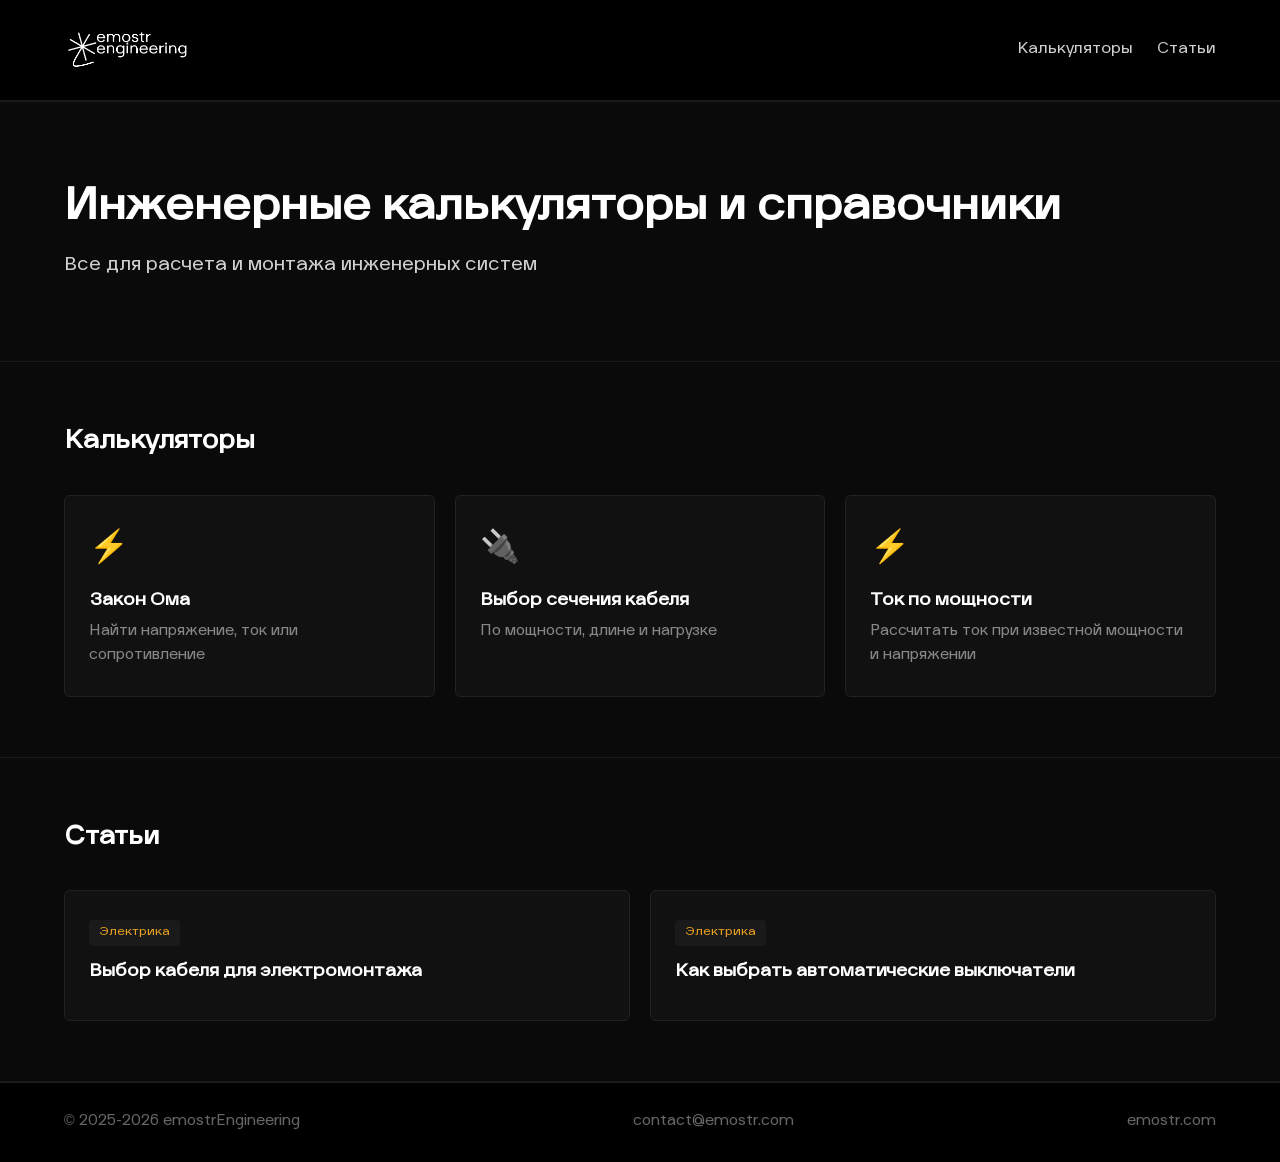
<file: index.html>
<!DOCTYPE html>
<html lang="ru">

<head>
    <meta charset="UTF-8">
    <meta name="viewport" content="width=device-width, initial-scale=1.0">
    <title>emostrEngineering - Инженерные системы</title>
    <meta name="description" content="Все что нужно для расчета и монтажа инженерных систем">
    <link rel="stylesheet" href="css/style.css">
</head>

<body>

    <header>
        <div class="container header-inner">
            <a href="/" class="logo">
                <img src="assets/pics/logo.png" height="60" alt="emostrEngineering">
            </a>
            <nav>
                <a href="/calc/" class="nav-link">Калькуляторы</a>
                <a href="/articles/" class="nav-link">Статьи</a>
            </nav>
        </div>
    </header>

    <main>

        <section class="hero">
            <div class="container">
                <h1>Инженерные калькуляторы и справочники</h1>
                <p>Все для расчета и монтажа инженерных систем</p>
            </div>
        </section>

        <section class="section section-divider">
            <div class="container">
                <h2 class="section-title">Калькуляторы</h2>
                <div class="cards-grid cards-grid--3">

                    <a href="/calc/resistance/" class="card">
                        <div class="card-icon">&#9889;</div>
                        <div class="card-name">Закон Ома</div>
                        <div class="card-desc">Найти напряжение, ток или сопротивление</div>
                    </a>

                    <a href="/calc/cable/" class="card">
                        <div class="card-icon">&#128268;</div>
                        <div class="card-name">Выбор сечения кабеля</div>
                        <div class="card-desc">По мощности, длине и нагрузке</div>
                    </a>

                    <a href="/calc/current/" class="card">
                        <div class="card-icon">&#9889;</div>
                        <div class="card-name">Ток по мощности</div>
                        <div class="card-desc">Рассчитать ток при известной мощности и напряжении</div>
                    </a>

                </div>
            </div>
        </section>

        <section class="section section-divider">
            <div class="container">
                <h2 class="section-title">Статьи</h2>
                <div class="cards-grid cards-grid--2">

                    <a href="/articles/cable-types" class="card">
                        <span class="card-tag">Электрика</span>
                        <div class="card-name">Выбор кабеля для электромонтажа</div>
                    </a>

                    <a href="/articles/avtomat/" class="card">
                        <span class="card-tag">Электрика</span>
                        <div class="card-name">Как выбрать автоматические выключатели</div>
                    </a>

                </div>
            </div>
        </section>

    </main>

    <footer>
        <div class="container footer-inner">
            <span class="footer-copy">&copy; 2025&ndash;2026 emostrEngineering</span>
            <a href="mailto:contact@emostr.com" class="footer-link">contact@emostr.com</a>
            <a href="https://emostr.com" class="footer-link" target="_blank" rel="noopener">emostr.com</a>
        </div>
    </footer>

</body>

</html>
</file>
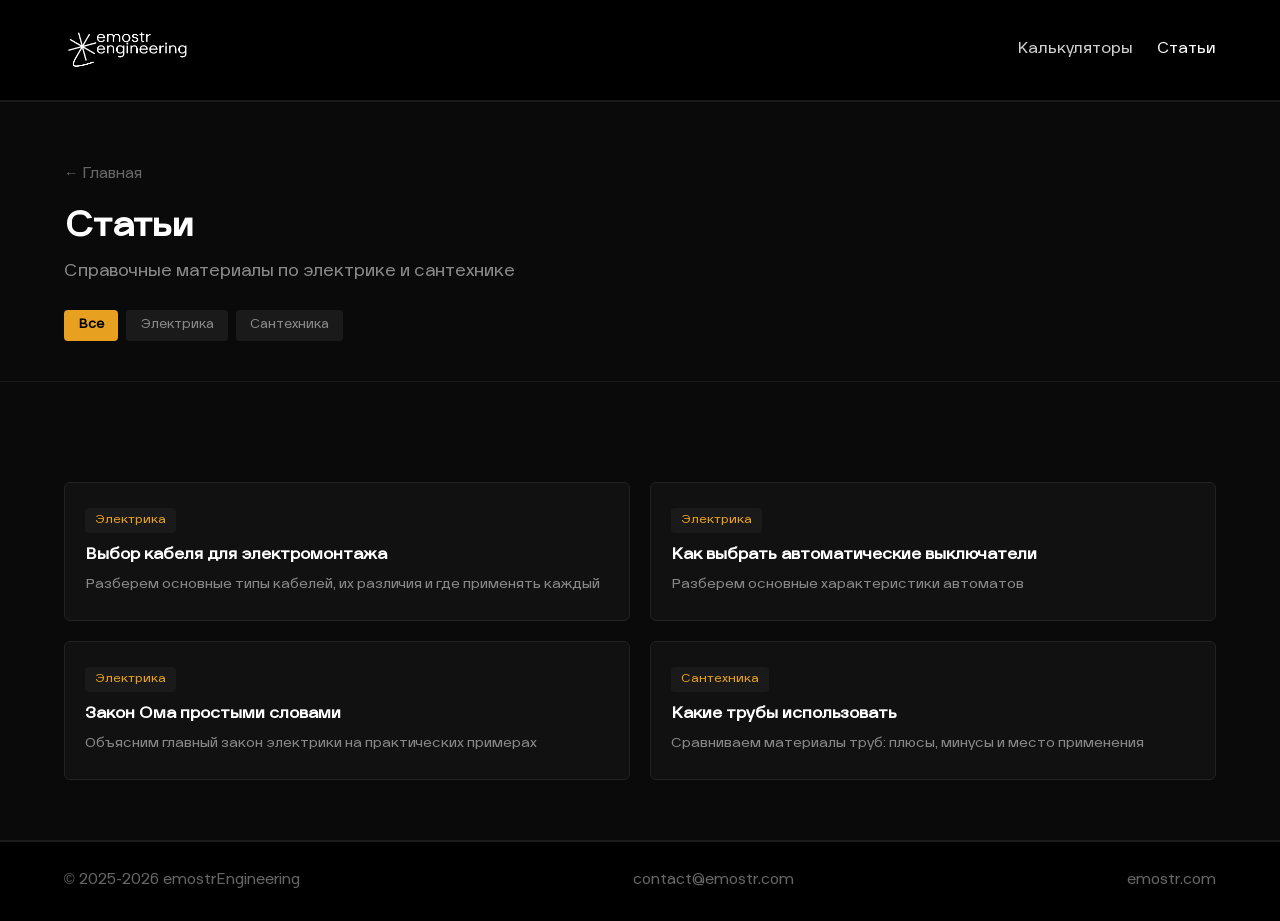
<file: articles/index.html>
<!DOCTYPE html>
<html lang="ru">

<head>
    <meta charset="UTF-8">
    <meta name="viewport" content="width=device-width, initial-scale=1.0">
    <title>Статьи - emostrEngineering</title>
    <meta name="description" content="Cправочные материалы по электрике и сантехнике">
    <link rel="stylesheet" href="../css/style.css">
</head>

<body>

    <header>
        <div class="container header-inner">
            <a href="/" class="logo">
                <img src="../assets/pics/logo.png" height="60" alt="emostrEngineering">
            </a>
            <nav>
                <a href="/calc/" class="nav-link">Калькуляторы</a>
                <a href="/articles/" class="nav-link nav-link--active">Статьи</a>
            </nav>
        </div>
    </header>

    <input type="radio" name="filter" id="f-all" checked>
    <input type="radio" name="filter" id="f-elec">
    <input type="radio" name="filter" id="f-plumb">

    <main>

        <section class="hero hero--inner">
            <div class="container">
                <a href="/" class="breadcrumb">&larr; Главная</a>
                <h1>Статьи</h1>
                <p>Cправочные материалы по электрике и сантехнике</p>
                <div class="tags-filter">
                    <label for="f-all" class="tag-filter">Все</label>
                    <label for="f-elec" class="tag-filter">Электрика</label>
                    <label for="f-plumb" class="tag-filter">Сантехника</label>
                </div>
            </div>
        </section>

        <section class="section section-divider">
            <div class="container">
                <div class="articles-grid">

                    <article class="cat-elec">
                        <a href="/articles/cable-types/" class="card card--article">
                            <span class="card-tag">Электрика</span>
                            <h2 class="article-title">Выбор кабеля для электромонтажа</h2>
                            <p class="article-desc">Разберем основные типы кабелей, их различия и где применять каждый
                            </p>
                        </a>
                    </article>

                    <article class="cat-elec">
                        <a href="/articles/avtomat/" class="card card--article">
                            <span class="card-tag">Электрика</span>
                            <h2 class="article-title">Как выбрать автоматические выключатели</h2>
                            <p class="article-desc">Разберем основные характеристики автоматов</p>
                        </a>
                    </article>

                    <article class="cat-elec">
                        <a href="/articles/zakon_oma/" class="card card--article">
                            <span class="card-tag">Электрика</span>
                            <h2 class="article-title">Закон Ома простыми словами</h2>
                            <p class="article-desc">Объясним главный закон электрики на практических примерах</p>
                        </a>
                    </article>

                    <article class="cat-plumb">
                        <a href="/articles/vybor_trub/" class="card card--article">
                            <span class="card-tag">Сантехника</span>
                            <h2 class="article-title">Какие трубы использовать</h2>
                            <p class="article-desc">Сравниваем материалы труб: плюсы, минусы и место применения</p>
                        </a>
                    </article>

                </div>
            </div>
        </section>

    </main>

    <footer>
        <div class="container footer-inner">
            <span class="footer-copy">&copy; 2025&ndash;2026 emostrEngineering</span>
            <a href="mailto:contact@emostr.com" class="footer-link">contact@emostr.com</a>
            <a href="https://emostr.com" class="footer-link" target="_blank" rel="noopener">emostr.com</a>
        </div>
    </footer>

</body>

</html>
</file>
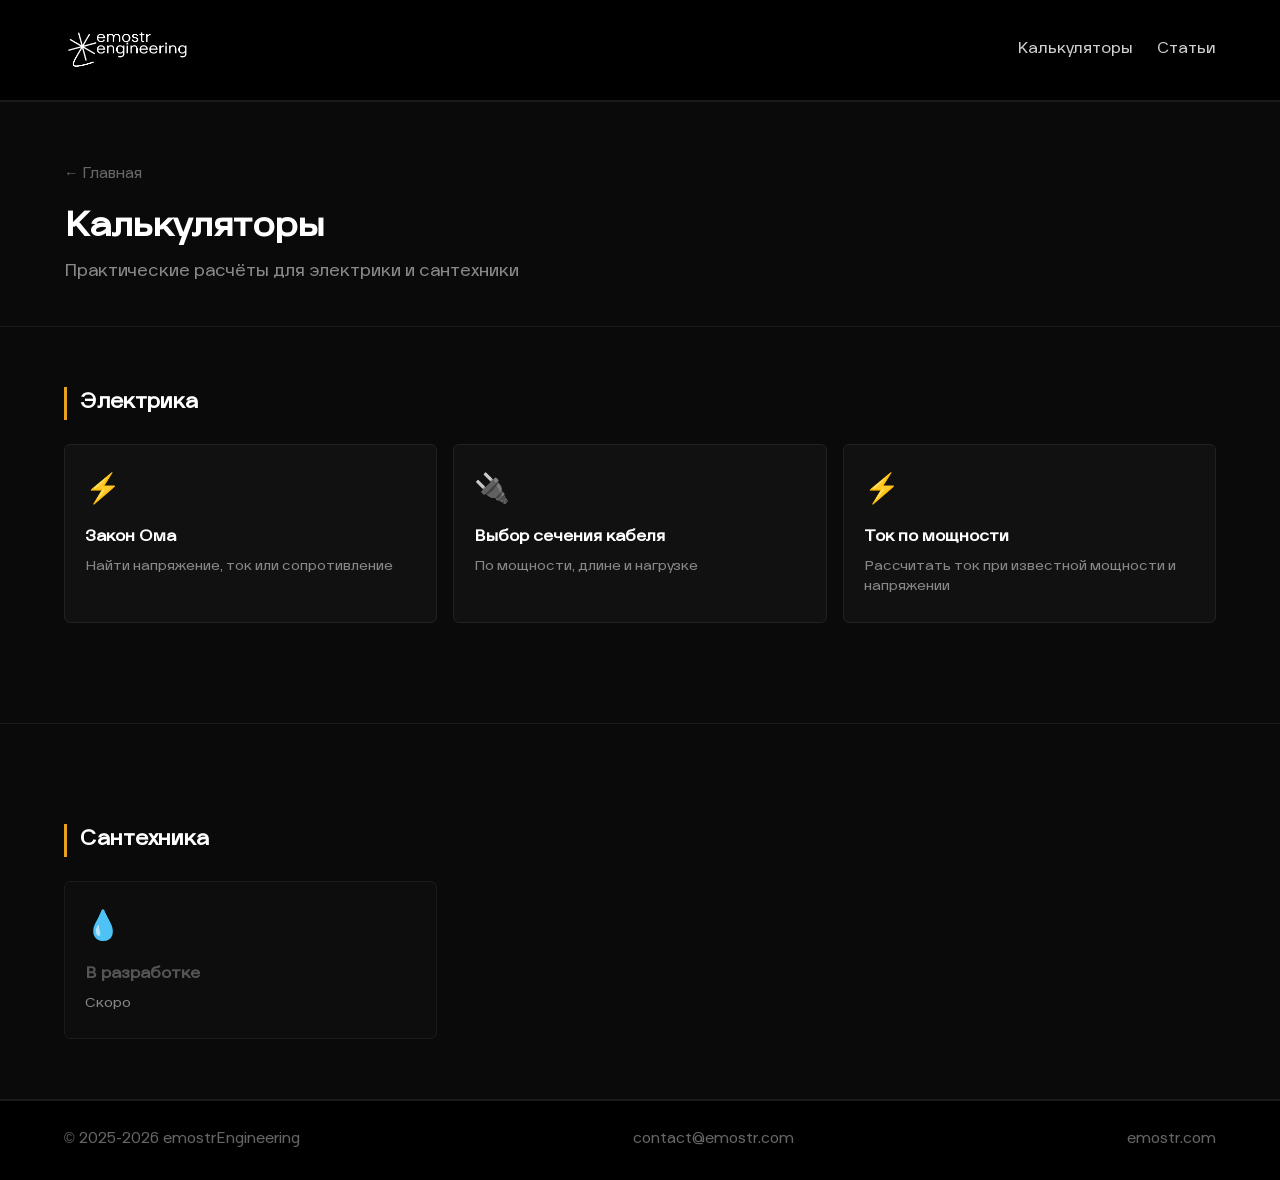
<file: calc/index.html>
<!DOCTYPE html>
<html lang="ru">

<head>
    <meta charset="UTF-8">
    <meta name="viewport" content="width=device-width, initial-scale=1.0">
    <title>Калькуляторы - emostrEngineering</title>
    <meta name="description" content="Инженерные калькуляторы для электрики и сантехники">
    <link rel="stylesheet" href="../css/style.css">
</head>

<body>

    <header>
        <div class="container header-inner">
            <a href="/" class="logo">
                <img src="../assets/pics/logo.png" height="60" alt="emostrEngineering">
            </a>
            <nav>
                <a href="/calc/" class="nav-link">Калькуляторы</a>
                <a href="/articles/" class="nav-link">Статьи</a>
            </nav>
        </div>
    </header>

    <main>

        <section class="hero hero--inner">
            <div class="container">
                <a href="/" class="breadcrumb">&larr; Главная</a>
                <h1>Калькуляторы</h1>
                <p>Практические расчёты для электрики и сантехники</p>
            </div>
        </section>

        <section class="section section-divider">
            <div class="container">
                <h2 class="section-title section-title--accent">Электрика</h2>
                <div class="cards-grid cards-grid--calc">

                    <a href="/calc/resistance/" class="card card--calc">
                        <span class="card-icon card-icon--sm">&#9889;</span>
                        <div class="card-name">Закон Ома</div>
                        <div class="card-desc">Найти напряжение, ток или сопротивление</div>
                    </a>

                    <a href="/calc/cable/" class="card card--calc">
                        <span class="card-icon card-icon--sm">&#128268;</span>
                        <div class="card-name">Выбор сечения кабеля</div>
                        <div class="card-desc">По мощности, длине и нагрузке</div>
                    </a>

                    <a href="/calc/current/" class="card card--calc">
                        <span class="card-icon card-icon--sm">&#9889;</span>
                        <div class="card-name">Ток по мощности</div>
                        <div class="card-desc">Рассчитать ток при известной мощности и напряжении</div>
                    </a>

                </div>
            </div>
        </section>

        <hr class="section-hr">

        <section class="section">
            <div class="container">
                <h2 class="section-title section-title--accent">Сантехника</h2>
                <div class="cards-grid cards-grid--calc">

                    <div class="card card--calc card--stub">
                        <span class="card-icon card-icon--sm">&#128167;</span>
                        <div class="card-name card-name--stub">В разработке</div>
                        <div class="card-desc">Скоро</div>
                    </div>

                </div>
            </div>
        </section>

    </main>

    <footer>
        <div class="container footer-inner">
            <span class="footer-copy">&copy; 2025&ndash;2026 emostrEngineering</span>
            <a href="mailto:contact@emostr.com" class="footer-link">contact@emostr.com</a>
            <a href="https://emostr.com" class="footer-link" target="_blank" rel="noopener">emostr.com</a>
        </div>
    </footer>

</body>

</html>
</file>
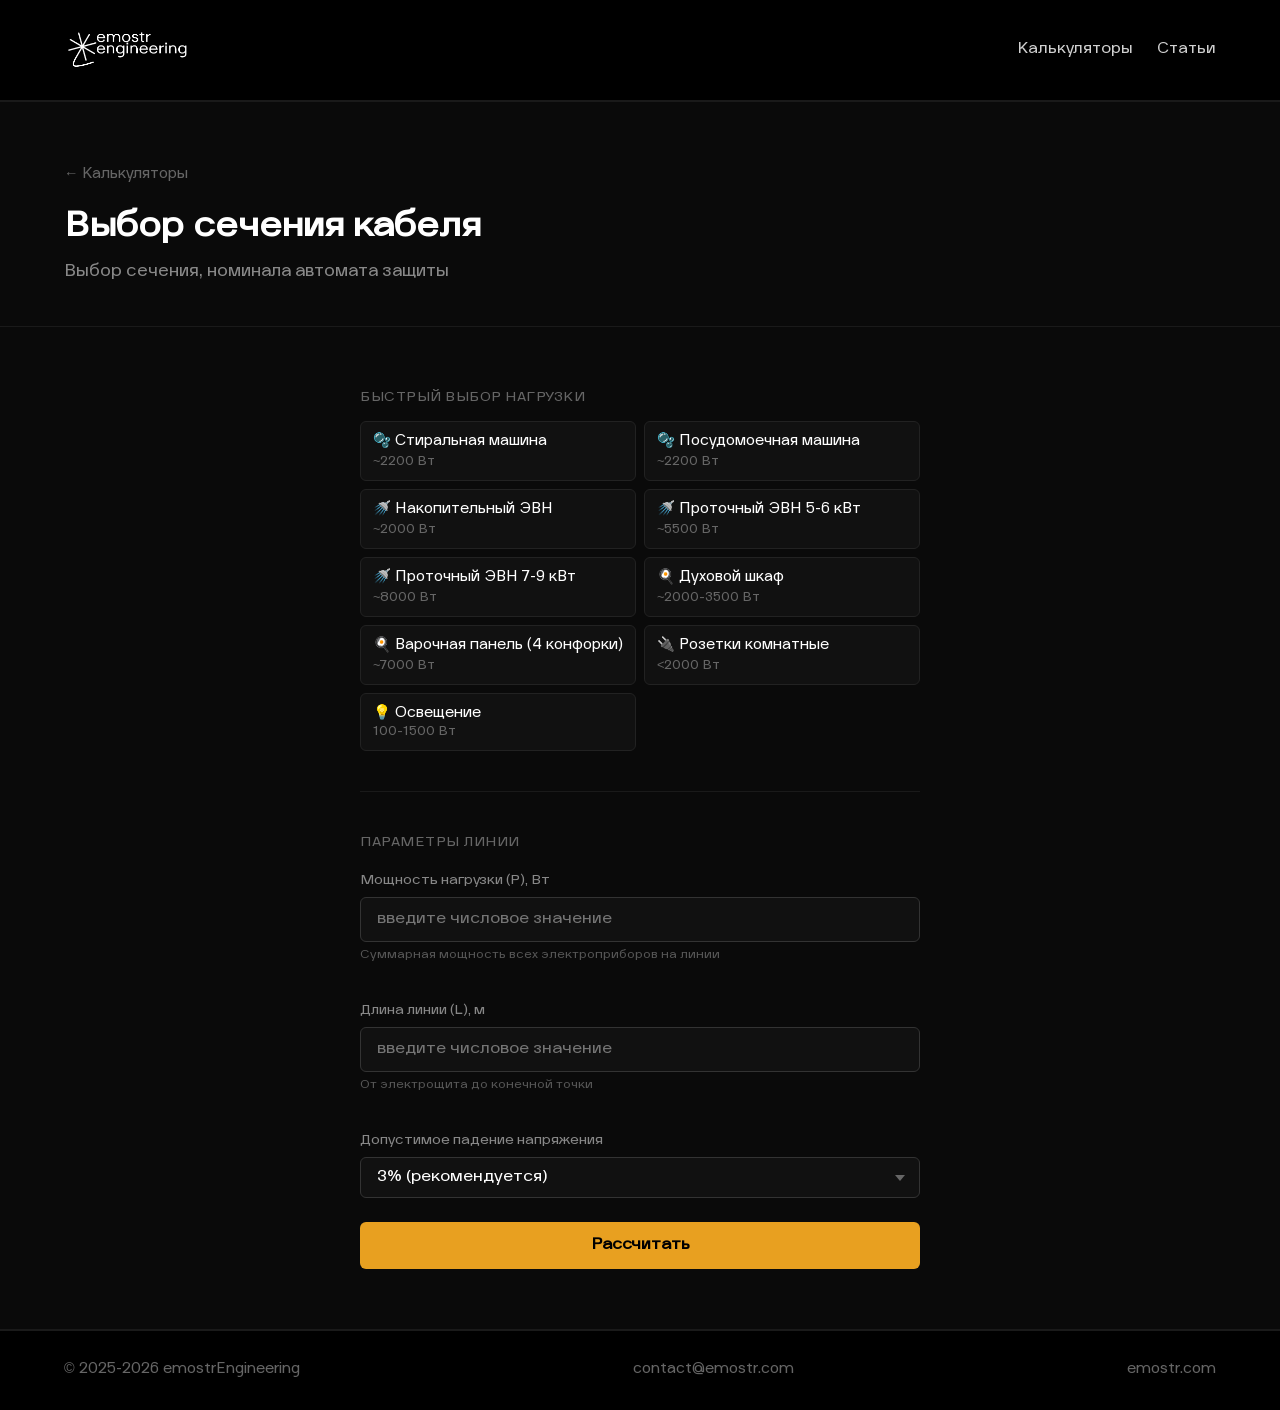
<file: calc/cable/index.html>
<!DOCTYPE html>
<html lang="ru">

<head>
    <meta charset="UTF-8">
    <meta name="viewport" content="width=device-width, initial-scale=1.0">
    <title>Выбор сечения кабеля - emostrEngineering</title>
    <meta name="description" content="Выбор сечения кабеля, номинала автомата защиты и калькулятор падения напряжения">
    <link rel="stylesheet" href="../../css/style.css">
</head>

<body>

    <header>
        <div class="container header-inner">
            <a href="/" class="logo">
                <img src="../../assets/pics/logo.png" height="60" alt="emostrEngineering">
            </a>
            <nav>
                <a href="/calc/" class="nav-link">Калькуляторы</a>
                <a href="/articles/" class="nav-link">Статьи</a>
            </nav>
        </div>
    </header>

    <main>

        <section class="hero hero--inner">
            <div class="container">
                <a href="/calc/" class="breadcrumb">&larr; Калькуляторы</a>
                <h1>Выбор сечения кабеля</h1>
                <p>Выбор сечения, номинала автомата защиты</p>
            </div>
        </section>

        <section class="section section-divider">
            <div class="container">
                <div class="calc-wrap" style="max-width: 560px">

                    <div class="block-title">Быстрый выбор нагрузки</div>
                    <div class="preset-grid" id="presetGrid"></div>

                    <hr class="section-hr section-hr--sm">

                    <div class="block-title" style="margin-bottom: 16px">Параметры линии</div>
                    <div class="calc-fields">

                        <div class="field-group">
                            <label class="field-label" for="inpPower">Мощность нагрузки (P), Вт</label>
                            <div class="field-row">
                                <input class="field-input" type="number" id="inpPower"
                                    placeholder="введите числовое значение" step="any">
                                <button class="field-reset-btn" id="presetReset" style="display:none"
                                    title="Сброс">&times;</button>
                            </div>
                            <div class="field-hint">Суммарная мощность всех электроприборов на линии</div>
                            <div class="field-error" id="inpPower-err"></div>
                        </div>

                        <div class="field-group">
                            <label class="field-label" for="inpLength">Длина линии (L), м</label>
                            <input class="field-input" type="number" id="inpLength"
                                placeholder="введите числовое значение" step="any">
                            <div class="field-hint">От электрощита до конечной точки</div>
                            <div class="field-error" id="inpLength-err"></div>
                        </div>

                        <div class="field-group">
                            <label class="field-label" for="inpVdrop">Допустимое падение напряжения</label>
                            <select class="field-input field-select" id="inpVdrop">
                                <option value="3">3% (рекомендуется)</option>
                                <option value="5">5% (в пределах нормы)</option>
                                <option value="10">10% (плохо)</option>
                            </select>
                        </div>

                    </div>

                    <button class="calc-submit" id="calcSubmit">Рассчитать</button>

                    <div class="calc-warning" id="calcWarning" style="display:none"></div>

                    <div class="results-grid" id="resultsGrid" style="display:none">
                        <div class="result-card" id="cardSection">
                            <div class="result-card-title">Сечение кабеля</div>
                            <div class="result-card-value" id="valSection">—</div>
                            <div class="result-card-desc">Рекомендуемое стандартное сечение</div>
                        </div>
                        <div class="result-card" id="cardBreaker">
                            <div class="result-card-title">Номинал автомата</div>
                            <div class="result-card-value" id="valBreaker">—</div>
                            <div class="result-card-desc">Рекомендуемый автоматический выключатель</div>
                        </div>
                        <div class="result-card" id="cardVdrop">
                            <div class="result-card-title">Падение напряжения</div>
                            <div class="result-card-value" id="valVdrop">—</div>
                            <div class="result-card-desc" id="descVdrop">—</div>
                        </div>
                    </div>

                    <div class="formulas-block" id="formulasBlock" style="display:none">
                        <div class="formulas-title">Как получен результат</div>
                        <div class="formula-line" id="fmCurrent"></div>
                        <div class="formula-line" id="fmSection"></div>
                        <div class="formula-line" id="fmVdrop"></div>
                    </div>

                </div>
            </div>
        </section>

    </main>

    <footer>
        <div class="container footer-inner">
            <span class="footer-copy">&copy; 2025&ndash;2026 emostrEngineering</span>
            <a href="mailto:contact@emostr.com" class="footer-link">contact@emostr.com</a>
            <a href="https://emostr.com" class="footer-link" target="_blank" rel="noopener">emostr.com</a>
        </div>
    </footer>

    <script>
        (function () {
            var RHO = 0.0175;
            var VOLTAGE = 220;

            var sections = [
                { maxI: 15, section: 1.5 },
                { maxI: 21, section: 2.5 },
                { maxI: 27, section: 4.0 },
                { maxI: 34, section: 6.0 },
                { maxI: 50, section: 10.0 },
                { maxI: 70, section: 16.0 }
            ];

            var breakers = [6, 10, 16, 20, 25, 32, 40, 50, 63];

            var presets = [
                { icon: '\uD83E\uDEE7', name: 'Стиральная машина', power: '~2200 Вт', value: 2200 },
                { icon: '\uD83E\uDEE7', name: 'Посудомоечная машина', power: '~2200 Вт', value: 2200 },
                { icon: '\uD83D\uDEBF', name: 'Накопительный ЭВН', power: '~2000 Вт', value: 2000 },
                { icon: '\uD83D\uDEBF', name: 'Проточный ЭВН 5–6 кВт', power: '~5500 Вт', value: 5500 },
                { icon: '\uD83D\uDEBF', name: 'Проточный ЭВН 7–9 кВт', power: '~8000 Вт', value: 8000 },
                { icon: '\uD83C\uDF73', name: 'Духовой шкаф', power: '~2000–3500 Вт', value: 3000 },
                { icon: '\uD83C\uDF73', name: 'Варочная панель (4 конфорки)', power: '~7000 Вт', value: 7000 },
                { icon: '\uD83D\uDD0C', name: 'Розетки комнатные', power: '<2000 Вт', value: 1500 },
                { icon: '\uD83D\uDCA1', name: 'Освещение', power: '100–1500 Вт', value: 1000 }
            ];

            var activePresetIdx = null;

            function renderPresets() {
                var html = presets.map(function (p, idx) {
                    return '<button class="preset-btn" data-idx="' + idx + '">'
                        + '<div class="preset-row1">' + p.icon + ' ' + p.name + '</div>'
                        + '<div class="preset-row2">' + p.power + '</div>'
                        + '</button>';
                }).join('');
                document.getElementById('presetGrid').innerHTML = html;

                document.querySelectorAll('.preset-btn').forEach(function (btn) {
                    btn.addEventListener('click', function () {
                        selectPreset(parseInt(btn.dataset.idx));
                    });
                });
            }

            function selectPreset(idx) {
                activePresetIdx = idx;
                document.querySelectorAll('.preset-btn').forEach(function (btn) {
                    btn.classList.toggle('preset-btn--active', parseInt(btn.dataset.idx) === idx);
                });
                var powerInput = document.getElementById('inpPower');
                powerInput.value = presets[idx].value;
                powerInput.readOnly = true;
                powerInput.style.borderColor = '#333';
                document.getElementById('inpPower-err').textContent = '';
                document.getElementById('presetReset').style.display = 'flex';
            }

            function resetPreset() {
                activePresetIdx = null;
                document.querySelectorAll('.preset-btn').forEach(function (btn) {
                    btn.classList.remove('preset-btn--active');
                });
                var powerInput = document.getElementById('inpPower');
                powerInput.value = '';
                powerInput.readOnly = false;
                document.getElementById('presetReset').style.display = 'none';
            }

            function validateNum(inputEl, errorEl, mustPositive) {
                var raw = inputEl.value.trim();
                if (raw === '' || isNaN(Number(raw))) {
                    inputEl.style.borderColor = '#cc3333';
                    errorEl.textContent = 'Введите числовое значение';
                    return null;
                }
                var val = Number(raw);
                if (mustPositive && val <= 0) {
                    inputEl.style.borderColor = '#cc3333';
                    errorEl.textContent = mustPositive;
                    return null;
                }
                inputEl.style.borderColor = '#333';
                errorEl.textContent = '';
                return val;
            }

            function calculate() {
                var pInput = document.getElementById('inpPower');
                var lInput = document.getElementById('inpLength');
                var pErr = document.getElementById('inpPower-err');
                var lErr = document.getElementById('inpLength-err');

                var P = validateNum(pInput, pErr, 'Мощность должна быть больше 0');
                var L = validateNum(lInput, lErr, 'Длина линии должна быть больше 0');
                if (P === null || L === null) return;

                var vdropLimit = parseInt(document.getElementById('inpVdrop').value);

                var I = P / VOLTAGE;
                var IStr = parseFloat(I.toPrecision(4)).toString();

                var tableIdx = -1;
                for (var i = 0; i < sections.length; i++) {
                    if (I <= sections[i].maxI) { tableIdx = i; break; }
                }

                if (tableIdx === -1) {
                    document.getElementById('calcWarning').textContent =
                        'Слишком высокое значение.';
                    document.getElementById('calcWarning').style.display = 'block';
                    document.getElementById('resultsGrid').style.display = 'none';
                    document.getElementById('formulasBlock').style.display = 'none';
                    return;
                }
                document.getElementById('calcWarning').style.display = 'none';

                var tableSection = sections[tableIdx];
                var recIdx = tableIdx;
                if (I / tableSection.maxI > 0.80 && tableIdx + 1 < sections.length) {
                    recIdx = tableIdx + 1;
                }
                var recSection = sections[recIdx];
                var S = recSection.section;

                var breaker = breakers[breakers.length - 1];
                for (var j = 0; j < breakers.length; j++) {
                    if (breakers[j] >= I) { breaker = breakers[j]; break; }
                }

                if (breaker > recSection.maxI) {
                    for (var k = breakers.length - 1; k >= 0; k--) {
                        if (breakers[k] <= recSection.maxI) { breaker = breakers[k]; break; }
                    }
                }

                var dU_V = (2 * RHO * L * I) / S;
                var dU_pct = (dU_V / VOLTAGE) * 100;
                var dU_pct_str = parseFloat(dU_pct.toPrecision(3)).toString();
                var dU_V_str = parseFloat(dU_V.toPrecision(3)).toString();
                var isOk = dU_pct <= vdropLimit;

                document.getElementById('valSection').textContent = S + ' мм\u00B2';
                document.getElementById('valBreaker').textContent = breaker + ' А';

                var vdropColor = isOk ? '#39a845' : '#cc3333';
                var cardVdrop = document.getElementById('cardVdrop');
                cardVdrop.style.borderTopColor = vdropColor;
                var valVdrop = document.getElementById('valVdrop');
                valVdrop.textContent = dU_pct_str + '%';
                valVdrop.style.color = vdropColor;
                var descVdrop = document.getElementById('descVdrop');
                if (isOk) {
                    descVdrop.textContent = 'В пределах нормы';
                    descVdrop.style.color = '';
                } else {
                    descVdrop.textContent = 'Высокая потеря напряжения! Увеличьте сечение или сократите длину линии!';
                    descVdrop.style.color = '#cc3333';
                }

                var fmCurrentText = 'Ток: I = P / U = ' + P + ' / 220 = ' + IStr + ' А';
                var fmSectionText;
                if (recIdx !== tableIdx) {
                    fmSectionText = 'Сечение: при токе ' + IStr + ' А \u2192 '
                        + tableSection.section + ' мм\u00B2';
                } else {
                    fmSectionText = 'Сечение: при токе ' + IStr + ' А \u2192 ' + S + ' мм\u00B2';
                }
                var fmVdropText = '\u0394U = (2 \u00D7 \u03C1 \u00D7 L \u00D7 I) / S'
                    + ' = (2 \u00D7 0.0175 \u00D7 ' + L + ' \u00D7 ' + IStr + ') / ' + S
                    + ' = ' + dU_V_str + ' В = ' + dU_pct_str + '%';

                document.getElementById('fmCurrent').textContent = fmCurrentText;
                document.getElementById('fmSection').textContent = fmSectionText;
                document.getElementById('fmVdrop').textContent = fmVdropText;

                document.getElementById('resultsGrid').style.display = 'flex';
                document.getElementById('formulasBlock').style.display = 'block';
            }

            renderPresets();

            document.getElementById('presetReset').addEventListener('click', resetPreset);
            document.getElementById('calcSubmit').addEventListener('click', calculate);
            document.getElementById('calcFields').addEventListener('keydown', function (e) {
                if (e.key === 'Enter') calculate();
            });
        })();
    </script>

</body>

</html>
</file>
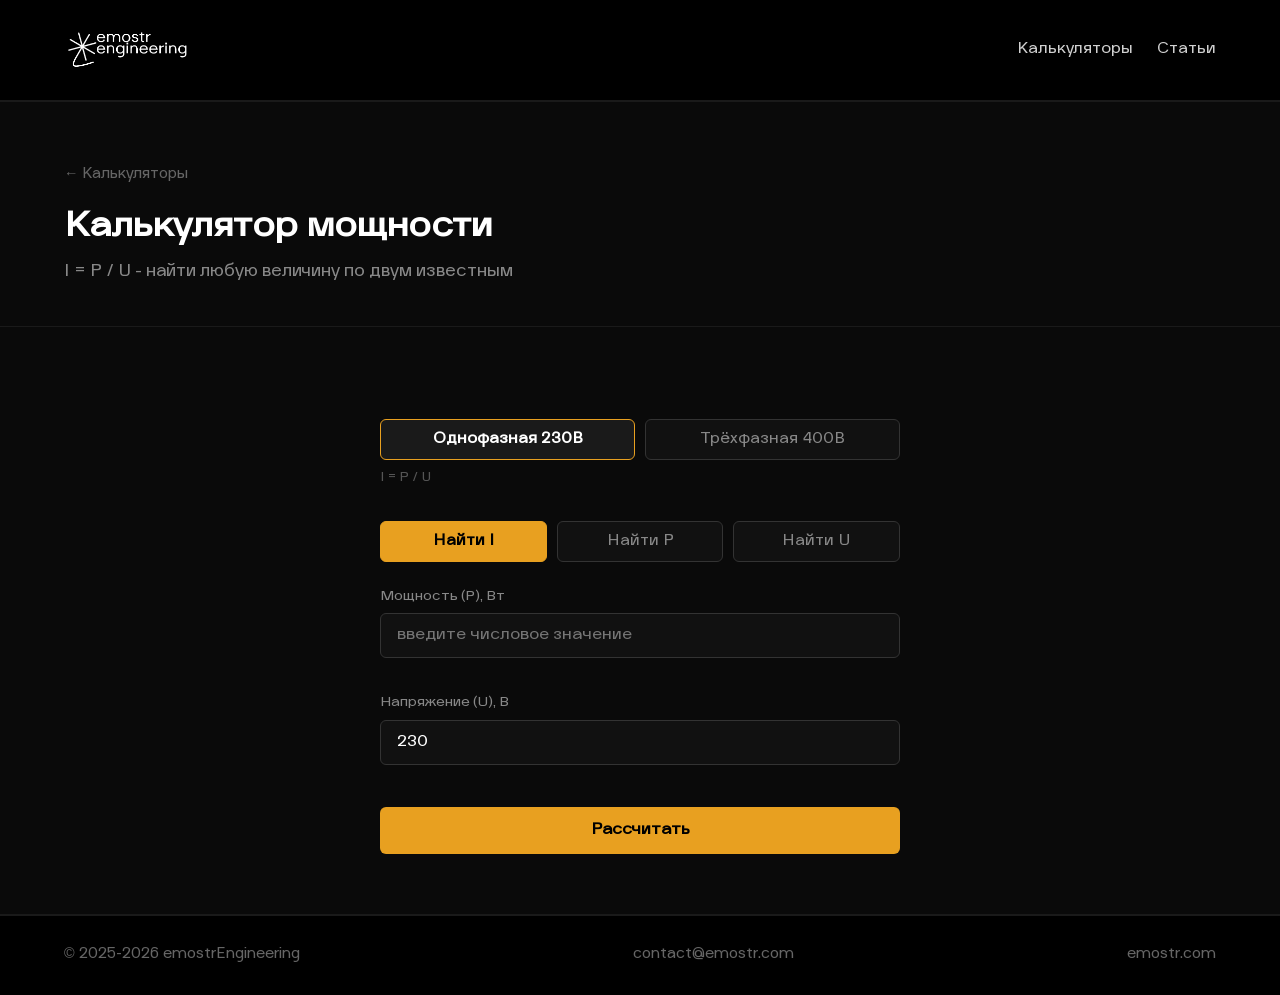
<file: calc/current/index.html>
<!DOCTYPE html>
<html lang="ru">

<head>
    <meta charset="UTF-8">
    <meta name="viewport" content="width=device-width, initial-scale=1.0">
    <title>Ток по мощности — emostrEngineering</title>
    <meta name="description" content="Калькулятор тока по мощности: однофазная и трёхфазная сеть">
    <link rel="stylesheet" href="../../css/style.css">
</head>

<body>

    <header>
        <div class="container header-inner">
            <a href="/" class="logo">
                <img src="../../assets/pics/logo.png" height="60" alt="emostrEngineering">
            </a>
            <nav>
                <a href="/calc/" class="nav-link">Калькуляторы</a>
                <a href="/articles/" class="nav-link">Статьи</a>
            </nav>
        </div>
    </header>

    <main>

        <section class="hero hero--inner">
            <div class="container">
                <a href="/calc/" class="breadcrumb">&larr; Калькуляторы</a>
                <h1>Калькулятор мощности</h1>
                <p>I = P / U - найти любую величину по двум известным</p>
            </div>
        </section>

        <section class="section section-divider">
            <div class="container">
                <div class="calc-wrap">

                    <div class="net-tabs">
                        <button class="net-tab net-tab--active" data-net="single">Однофазная 230В</button>
                        <button class="net-tab" data-net="three">Трёхфазная 400В</button>
                    </div>
                    <div class="net-formula" id="netFormula">I = P / U</div>

                    <div class="calc-modes">
                        <button class="mode-btn mode-btn--active" data-mode="findI">Найти I</button>
                        <button class="mode-btn" data-mode="findP">Найти P</button>
                        <button class="mode-btn" data-mode="findU">Найти U</button>
                    </div>

                    <div class="calc-fields" id="calcFields"></div>

                    <button class="calc-submit" id="calcSubmit">Рассчитать</button>

                    <div class="calc-result" id="calcResult" style="display:none">
                        <div class="result-value" id="resultValue"></div>
                        <div class="result-formula" id="resultFormula"></div>
                        <div class="result-desc" id="resultDesc"></div>
                    </div>

                </div>
            </div>
        </section>

    </main>

    <footer>
        <div class="container footer-inner">
            <span class="footer-copy">&copy; 2025&ndash;2026 emostrEngineering</span>
            <a href="mailto:contact@emostr.com" class="footer-link">contact@emostr.com</a>
            <a href="https://emostr.com" class="footer-link" target="_blank" rel="noopener">emostr.com</a>
        </div>
    </footer>

    <script>
        (function () {
            var SQRT3 = Math.sqrt(3);

            var COS_FIELD = {
                id: 'inp3',
                label: 'Коэффициент мощности (cos \u03C6)',
                unit: '',
                placeholder: '0.9',
                validate: 'cosf',
                hint: 'Обычно 0.85\u20130.95 для электродвигателей'
            };

            var configs = {
                single: {
                    findI: {
                        fields: [
                            { id: 'inp1', label: 'Мощность (P)', unit: 'Вт', placeholder: 'введите числовое значение', validate: 'any' },
                            { id: 'inp2', label: 'Напряжение (U)', unit: 'В', placeholder: '230', validate: 'nonzero' }
                        ],
                        calc: function (v) { return v[0] / v[1]; },
                        fmt: function (v, r) { return 'I = ' + v[0] + ' Вт / ' + v[1] + ' В = ' + r + ' А'; },
                        desc: function (r) { return 'Ток в цепи составляет ' + r + ' А'; },
                        unit: 'А'
                    },
                    findP: {
                        fields: [
                            { id: 'inp1', label: 'Ток (I)', unit: 'А', placeholder: 'введите числовое значение', validate: 'any' },
                            { id: 'inp2', label: 'Напряжение (U)', unit: 'В', placeholder: '230', validate: 'any' }
                        ],
                        calc: function (v) { return v[0] * v[1]; },
                        fmt: function (v, r) { return 'P = ' + v[0] + ' А \u00d7 ' + v[1] + ' В = ' + r + ' Вт'; },
                        desc: function (r) { return 'Мощность нагрузки составляет ' + r + ' Вт'; },
                        unit: 'Вт'
                    },
                    findU: {
                        fields: [
                            { id: 'inp1', label: 'Мощность (P)', unit: 'Вт', placeholder: 'введите числовое значение', validate: 'any' },
                            { id: 'inp2', label: 'Ток (I)', unit: 'А', placeholder: 'введите числовое значение', validate: 'nonzero' }
                        ],
                        calc: function (v) { return v[0] / v[1]; },
                        fmt: function (v, r) { return 'U = ' + v[0] + ' Вт / ' + v[1] + ' А = ' + r + ' В'; },
                        desc: function (r) { return 'Напряжение в цепи составляет ' + r + ' В'; },
                        unit: 'В'
                    }
                },
                three: {
                    findI: {
                        fields: [
                            { id: 'inp1', label: 'Мощность (P)', unit: 'Вт', placeholder: 'введите числовое значение', validate: 'any' },
                            { id: 'inp2', label: 'Напряжение (U)', unit: 'В', placeholder: '400', validate: 'nonzero' },
                            COS_FIELD
                        ],
                        calc: function (v) { return v[0] / (v[1] * SQRT3 * v[2]); },
                        fmt: function (v, r) { return 'I = ' + v[0] + ' Вт / (' + v[1] + ' В \u00d7 1.732 \u00d7 ' + v[2] + ') = ' + r + ' А'; },
                        desc: function (r) { return 'Ток в цепи составляет ' + r + ' А'; },
                        unit: 'А'
                    },
                    findP: {
                        fields: [
                            { id: 'inp1', label: 'Ток (I)', unit: 'А', placeholder: 'введите числовое значение', validate: 'any' },
                            { id: 'inp2', label: 'Напряжение (U)', unit: 'В', placeholder: '400', validate: 'any' },
                            COS_FIELD
                        ],
                        calc: function (v) { return v[0] * v[1] * SQRT3 * v[2]; },
                        fmt: function (v, r) { return 'P = ' + v[0] + ' А \u00d7 ' + v[1] + ' В \u00d7 1.732 \u00d7 ' + v[2] + ' = ' + r + ' Вт'; },
                        desc: function (r) { return 'Мощность нагрузки составляет ' + r + ' Вт'; },
                        unit: 'Вт'
                    },
                    findU: {
                        fields: [
                            { id: 'inp1', label: 'Мощность (P)', unit: 'Вт', placeholder: 'введите числовое значение', validate: 'any' },
                            { id: 'inp2', label: 'Ток (I)', unit: 'А', placeholder: 'введите числовое значение', validate: 'nonzero' },
                            COS_FIELD
                        ],
                        calc: function (v) { return v[0] / (v[1] * SQRT3 * v[2]); },
                        fmt: function (v, r) { return 'U = ' + v[0] + ' Вт / (' + v[1] + ' А \u00d7 1.732 \u00d7 ' + v[2] + ') = ' + r + ' В'; },
                        desc: function (r) { return 'Напряжение в цепи составляет ' + r + ' В'; },
                        unit: 'В'
                    }
                }
            };

            var currentNet = 'single';
            var currentMode = 'findI';

            function getCfg() {
                return configs[currentNet][currentMode];
            }

            function renderFields() {
                var cfg = getCfg();
                var html = cfg.fields.map(function (f) {
                    var labelText = f.unit ? f.label + ', ' + f.unit : f.label;
                    return '<div class="field-group">'
                        + '<label class="field-label" for="' + f.id + '">' + labelText + '</label>'
                        + '<input class="field-input" type="number" id="' + f.id + '" placeholder="' + f.placeholder + '" step="any">'
                        + (f.hint ? '<div class="field-hint">' + f.hint + '</div>' : '')
                        + '<div class="field-error" id="' + f.id + '-err"></div>'
                        + '</div>';
                }).join('');
                document.getElementById('calcFields').innerHTML = html;

                var fields = cfg.fields;
                for (var i = 0; i < fields.length; i++) {
                    if (fields[i].label.indexOf('Напряжение') !== -1) {
                        document.getElementById(fields[i].id).value = currentNet === 'three' ? '400' : '230';
                        break;
                    }
                }
            }

            function validateField(f) {
                var inputEl = document.getElementById(f.id);
                var errorEl = document.getElementById(f.id + '-err');
                var raw = inputEl.value.trim();

                if (raw === '' || isNaN(Number(raw))) {
                    inputEl.style.borderColor = '#cc3333';
                    errorEl.textContent = 'Введите числовое значение';
                    return null;
                }

                var val = Number(raw);

                if (f.validate === 'nonzero' && val === 0) {
                    inputEl.style.borderColor = '#cc3333';
                    errorEl.textContent = 'Делить на ноль нельзя.';
                    return null;
                }

                if (f.validate === 'cosf' && (val < 0.1 || val > 1.0)) {
                    inputEl.style.borderColor = '#cc3333';
                    errorEl.textContent = 'Коэффициент мощности должен быть от 0.1 до 1.0';
                    return null;
                }

                inputEl.style.borderColor = '#333';
                errorEl.textContent = '';
                return val;
            }

            function calculate() {
                var cfg = getCfg();
                var values = [];
                var valid = true;

                for (var i = 0; i < cfg.fields.length; i++) {
                    var val = validateField(cfg.fields[i]);
                    if (val === null) valid = false;
                    values.push(val);
                }

                if (!valid) return;

                var result = cfg.calc(values);
                var resultStr = parseFloat(result.toPrecision(4)).toString();

                document.getElementById('resultValue').textContent = resultStr + ' ' + cfg.unit;
                document.getElementById('resultFormula').textContent = cfg.fmt(values, resultStr);
                document.getElementById('resultDesc').textContent = cfg.desc(resultStr);
                document.getElementById('calcResult').style.display = 'block';
            }

            function reset() {
                renderFields();
                document.getElementById('calcResult').style.display = 'none';
            }

            function setNet(net) {
                currentNet = net;
                document.querySelectorAll('.net-tab').forEach(function (tab) {
                    tab.classList.toggle('net-tab--active', tab.dataset.net === net);
                });
                document.getElementById('netFormula').textContent = net === 'single'
                    ? 'I = P / U'
                    : 'I = P / (U \u00d7 \u221a3 \u00d7 cos\u03C6)';
                reset();
            }

            function setMode(mode) {
                currentMode = mode;
                document.querySelectorAll('.mode-btn').forEach(function (btn) {
                    btn.classList.toggle('mode-btn--active', btn.dataset.mode === mode);
                });
                reset();
            }

            reset();

            document.querySelectorAll('.net-tab').forEach(function (tab) {
                tab.addEventListener('click', function () { setNet(tab.dataset.net); });
            });

            document.querySelectorAll('.mode-btn').forEach(function (btn) {
                btn.addEventListener('click', function () { setMode(btn.dataset.mode); });
            });

            document.getElementById('calcSubmit').addEventListener('click', calculate);

            document.getElementById('calcFields').addEventListener('keydown', function (e) {
                if (e.key === 'Enter') calculate();
            });
        })();
    </script>

</body>

</html>
</file>
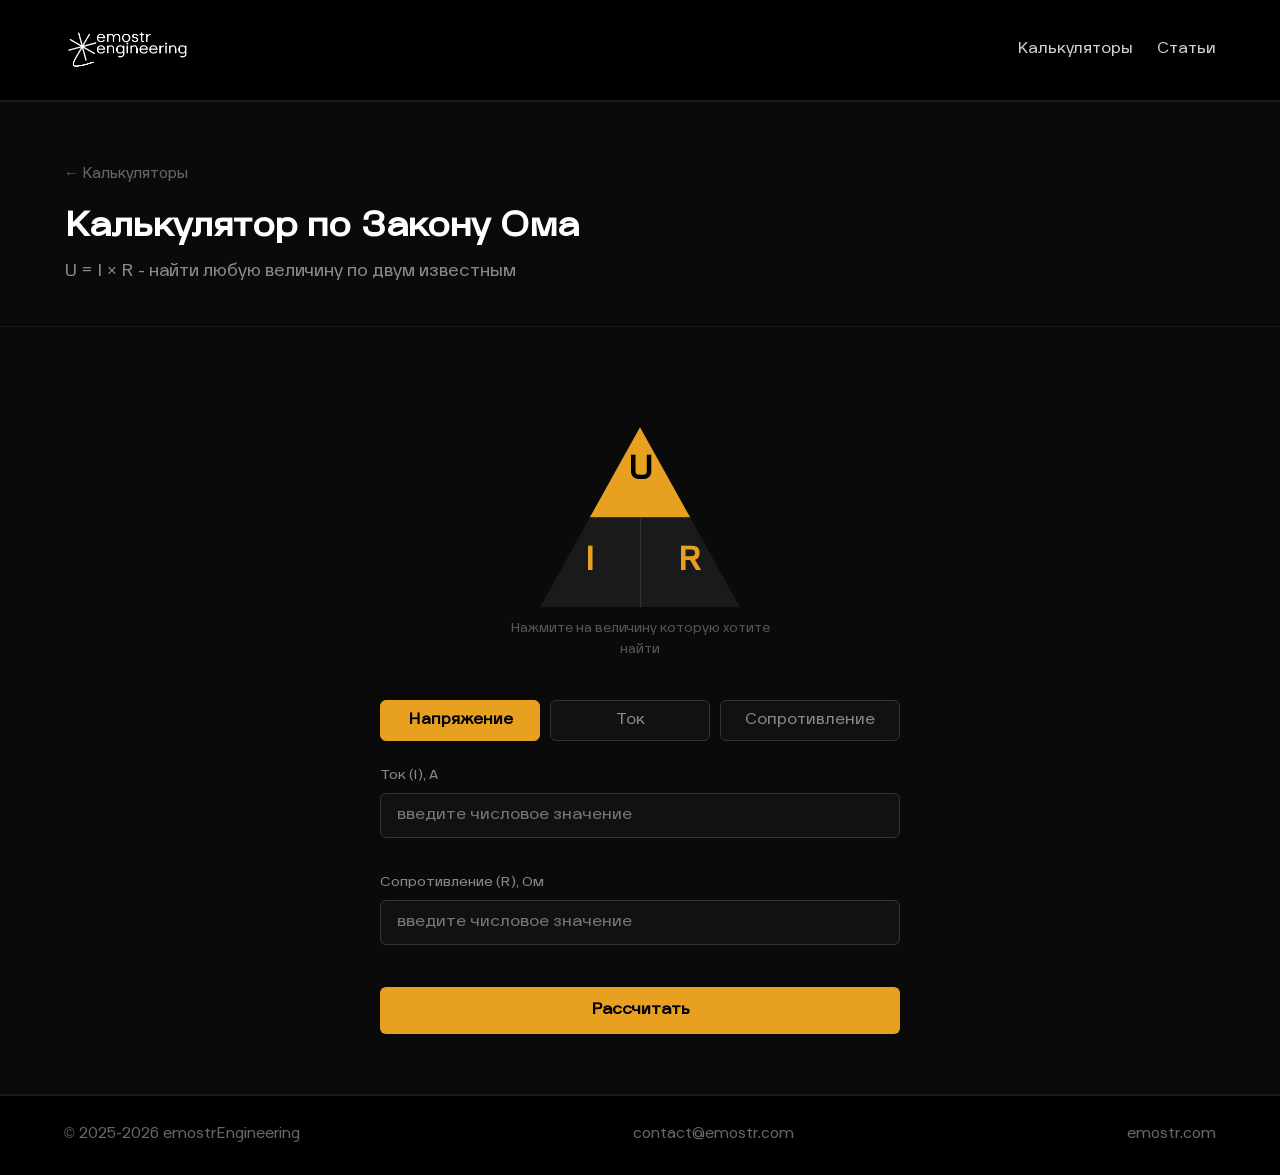
<file: calc/resistance/index.html>
<!DOCTYPE html>
<html lang="ru">

<head>
    <meta charset="UTF-8">
    <meta name="viewport" content="width=device-width, initial-scale=1.0">
    <title>Калькулятор по Ому - emostrEngineering</title>
    <meta name="description" content="Калькулятор по Закону Ома: найти напряжение, ток, сопротивление">
    <link rel="stylesheet" href="../../css/style.css">
</head>

<body>

    <header>
        <div class="container header-inner">
            <a href="/" class="logo">
                <img src="../../assets/pics/logo.png" height="60" alt="emostrEngineering">
            </a>
            <nav>
                <a href="/calc/" class="nav-link">Калькуляторы</a>
                <a href="/articles/" class="nav-link">Статьи</a>
            </nav>
        </div>
    </header>

    <main>

        <section class="hero hero--inner">
            <div class="container">
                <a href="/calc/" class="breadcrumb">&larr; Калькуляторы</a>
                <h1>Калькулятор по Закону Ома</h1>
                <p>U = I &times; R - найти любую величину по двум известным</p>
            </div>
        </section>

        <section class="section section-divider">
            <div class="container">
                <div class="calc-wrap">

                    <div class="ohm-triangle-outer">
                        <div class="ohm-triangle">
                            <button class="tri-zone tri-u" data-mode="findU">U</button>
                            <div class="tri-row">
                                <button class="tri-zone tri-i" data-mode="findI">I</button>
                                <button class="tri-zone tri-r" data-mode="findR">R</button>
                            </div>
                        </div>
                        <p class="tri-hint">Нажмите на величину которую хотите найти</p>
                    </div>

                    <div class="calc-modes">
                        <button class="mode-btn mode-btn--active" data-mode="findU">Напряжение</button>
                        <button class="mode-btn" data-mode="findI">Ток</button>
                        <button class="mode-btn" data-mode="findR">Сопротивление</button>
                    </div>

                    <div class="calc-fields" id="calcFields"></div>

                    <button class="calc-submit" id="calcSubmit">Рассчитать</button>

                    <div class="calc-result" id="calcResult" style="display:none">
                        <div class="result-value" id="resultValue"></div>
                        <div class="result-formula" id="resultFormula"></div>
                        <div class="result-desc" id="resultDesc"></div>
                    </div>

                </div>
            </div>
        </section>

    </main>

    <footer>
        <div class="container footer-inner">
            <span class="footer-copy">&copy; 2025&ndash;2026 emostrEngineering</span>
            <a href="mailto:contact@emostr.com" class="footer-link">contact@emostr.com</a>
            <a href="https://emostr.com" class="footer-link" target="_blank" rel="noopener">emostr.com</a>
        </div>
    </footer>

    <script>
        (function () {
            var modes = {
                findU: {
                    fields: [
                        { id: 'inp1', label: 'Ток (I)', unit: 'А', placeholder: 'введите числовое значение' },
                        { id: 'inp2', label: 'Сопротивление (R)', unit: 'Ом', placeholder: 'введите числовое значение' }
                    ],
                    calc: function (a, b) { return a * b; },
                    zeroDivisor: false,
                    fmt: function (a, b, r) { return 'U = ' + a + ' А \u00d7 ' + b + ' Ом = ' + r + ' В'; },
                    desc: function (r) { return 'Напряжение в цепи составляет ' + r + ' В'; },
                    unit: 'В'
                },
                findI: {
                    fields: [
                        { id: 'inp1', label: 'Напряжение (U)', unit: 'В', placeholder: 'введите числовое значение' },
                        { id: 'inp2', label: 'Сопротивление (R)', unit: 'Ом', placeholder: 'введите числовое значение' }
                    ],
                    calc: function (a, b) { return a / b; },
                    zeroDivisor: true,
                    fmt: function (a, b, r) { return 'I = ' + a + ' В / ' + b + ' Ом = ' + r + ' А'; },
                    desc: function (r) { return 'Ток в цепи составляет ' + r + ' А'; },
                    unit: 'А'
                },
                findR: {
                    fields: [
                        { id: 'inp1', label: 'Напряжение (U)', unit: 'В', placeholder: 'введите числовое значение' },
                        { id: 'inp2', label: 'Ток (I)', unit: 'А', placeholder: 'введите числовое значение' }
                    ],
                    calc: function (a, b) { return a / b; },
                    zeroDivisor: true,
                    fmt: function (a, b, r) { return 'R = ' + a + ' В / ' + b + ' А = ' + r + ' Ом'; },
                    desc: function (r) { return 'Сопротивление в цепи составляет ' + r + ' Ом'; },
                    unit: 'Ом'
                }
            };

            var currentMode = 'findU';

            function renderFields(mode) {
                var fields = modes[mode].fields;
                var html = fields.map(function (f) {
                    return '<div class="field-group">'
                        + '<label class="field-label" for="' + f.id + '">' + f.label + ', ' + f.unit + '</label>'
                        + '<input class="field-input" type="number" id="' + f.id + '" placeholder="' + f.placeholder + '" step="any">'
                        + '<div class="field-error" id="' + f.id + '-err"></div>'
                        + '</div>';
                }).join('');
                document.getElementById('calcFields').innerHTML = html;
            }

            function setMode(mode) {
                currentMode = mode;
                document.querySelectorAll('.mode-btn').forEach(function (btn) {
                    btn.classList.toggle('mode-btn--active', btn.dataset.mode === mode);
                });
                document.querySelectorAll('.tri-zone').forEach(function (zone) {
                    zone.classList.toggle('tri-zone--active', zone.dataset.mode === mode);
                });
                renderFields(mode);
                document.getElementById('calcResult').style.display = 'none';
            }

            function validate(inputEl, errorEl, allowZero) {
                var raw = inputEl.value.trim();
                if (raw === '' || isNaN(Number(raw))) {
                    inputEl.style.borderColor = '#cc3333';
                    errorEl.textContent = 'Введите числовое значение';
                    return null;
                }
                if (!allowZero && Number(raw) === 0) {
                    inputEl.style.borderColor = '#cc3333';
                    errorEl.textContent = 'Делить на ноль нельзя.';
                    return null;
                }
                inputEl.style.borderColor = '#333';
                errorEl.textContent = '';
                return Number(raw);
            }

            function calculate() {
                var mode = modes[currentMode];
                var inp1 = document.getElementById('inp1');
                var inp2 = document.getElementById('inp2');
                var err1 = document.getElementById('inp1-err');
                var err2 = document.getElementById('inp2-err');

                var a = validate(inp1, err1, true);
                var b = validate(inp2, err2, !mode.zeroDivisor);

                if (a === null || b === null) return;

                var result = mode.calc(a, b);
                var resultStr = parseFloat(result.toPrecision(4)).toString();

                document.getElementById('resultValue').textContent = resultStr + ' ' + mode.unit;
                document.getElementById('resultFormula').textContent = mode.fmt(a, b, resultStr);
                document.getElementById('resultDesc').textContent = mode.desc(resultStr);
                document.getElementById('calcResult').style.display = 'block';
            }

            renderFields(currentMode);
            document.querySelector('[data-mode="' + currentMode + '"].tri-zone').classList.add('tri-zone--active');

            document.querySelectorAll('.mode-btn').forEach(function (btn) {
                btn.addEventListener('click', function () { setMode(btn.dataset.mode); });
            });

            document.querySelectorAll('.tri-zone').forEach(function (zone) {
                zone.addEventListener('click', function () { setMode(zone.dataset.mode); });
            });

            document.getElementById('calcSubmit').addEventListener('click', calculate);

            document.getElementById('calcFields').addEventListener('keydown', function (e) {
                if (e.key === 'Enter') calculate();
            });
        })();
    </script>

</body>

</html>
</file>
<file: css/style.css>
*, *::before, *::after {
  margin: 0;
  padding: 0;
  box-sizing: border-box;
}

@font-face {
  font-family: 'Racama';
  src: url('../assets/fonts/Racama-Regular.woff2') format('woff2');
  font-weight: normal;
  font-style: normal;
  font-display: swap;
}

body {
  background-color: #0a0a0a;
  color: #d0d0d0;
  font-family: 'Racama', Arial, Helvetica, sans-serif;
  line-height: 1.6;
}

a {
  text-decoration: none;
  color: inherit;
}

.container {
  max-width: 1200px;
  margin: 0 auto;
  padding: 0 24px;
}

header {
  background-color: #000000;
  border-bottom: 2px solid #1a1a1a;
  padding: 20px 0;
}

.header-inner {
  display: flex;
  align-items: center;
  justify-content: space-between;
}

.logo img {
  display: block;
}

nav {
  display: flex;
  gap: 24px;
}

.nav-link {
  color: #d0d0d0;
  font-size: 0.95rem;
  transition: color 0.3s ease;
}

.nav-link:hover {
  color: #ffffff;
}

.hero {
  padding: 80px 0;
}

.hero h1 {
  font-size: 2.8rem;
  color: #ffffff;
  line-height: 1.2;
}

.hero p {
  font-size: 1.15rem;
  color: #d0d0d0;
  margin-top: 16px;
}

.btn-primary {
  display: inline-block;
  margin-top: 32px;
  background-color: #e8a020;
  color: #000000;
  font-family: 'Racama', Arial, Helvetica, sans-serif;
  font-weight: bold;
  font-size: 1rem;
  padding: 14px 32px;
  border-radius: 6px;
  transition: background-color 0.3s ease;
}

.btn-primary:hover {
  background-color: #f0b030;
}

.section {
  padding: 60px 0;
}

.section-divider {
  border-top: 1px solid #1a1a1a;
}

.section-title {
  font-size: 1.6rem;
  color: #ffffff;
  margin-bottom: 32px;
}

.cards-grid {
  display: grid;
  gap: 20px;
}

.cards-grid--3 {
  grid-template-columns: repeat(3, 1fr);
}

.cards-grid--2 {
  grid-template-columns: repeat(2, 1fr);
}

.card {
  display: block;
  background-color: #111111;
  border: 1px solid #222222;
  border-radius: 6px;
  padding: 28px 24px;
  cursor: pointer;
  transition: border-color 0.3s ease;
}

.card:hover {
  border-color: #e8a020;
}

.card-icon {
  font-size: 2rem;
  margin-bottom: 12px;
}

.card-name {
  font-size: 1.1rem;
  color: #ffffff;
  font-weight: bold;
  margin-bottom: 6px;
}

.card-desc {
  font-size: 0.9rem;
  color: #888888;
}

.card-tag {
  display: inline-block;
  background-color: #1a1a1a;
  color: #e8a020;
  font-size: 0.75rem;
  padding: 3px 10px;
  border-radius: 4px;
  margin-bottom: 12px;
}

footer {
  background-color: #000000;
  border-top: 2px solid #1a1a1a;
  padding: 28px 0;
}

.footer-inner {
  display: flex;
  align-items: center;
  justify-content: space-between;
}

.footer-copy {
  font-size: 0.9rem;
  color: #666666;
}

.footer-link {
  font-size: 0.9rem;
  color: #666666;
  transition: color 0.3s ease;
}

.footer-link:hover {
  color: #ffffff;
}

.hero--inner {
  padding: 60px 0 40px 0;
}

.hero--inner h1 {
  font-size: 2.2rem;
  color: #ffffff;
  line-height: 1.2;
}

.hero--inner p {
  font-size: 1.05rem;
  color: #888888;
  margin-top: 10px;
}

.breadcrumb {
  display: inline-block;
  font-size: 0.9rem;
  color: #666666;
  margin-bottom: 20px;
  transition: color 0.3s ease;
}

.breadcrumb:hover {
  color: #ffffff;
}

.section-title--accent {
  font-size: 1.3rem;
  border-left: 3px solid #e8a020;
  padding-left: 12px;
  margin-bottom: 24px;
}

.cards-grid--calc {
  grid-template-columns: repeat(3, 1fr);
  gap: 16px;
}

.card--calc {
  padding: 24px 20px;
  transition: border-color 0.3s ease, transform 0.3s ease;
}

.card--calc:hover {
  border-color: #e8a020;
  transform: translateY(-2px);
}

.card-icon--sm {
  display: block;
  font-size: 1.8rem;
  margin-bottom: 10px;
}

.card--calc .card-name {
  font-size: 1rem;
  margin-bottom: 6px;
}

.card--calc .card-desc {
  font-size: 0.85rem;
  color: #888888;
  line-height: 1.5;
}

.card--stub {
  background-color: #0d0d0d;
  border-color: #1a1a1a;
  cursor: default;
}

.card--stub:hover {
  border-color: #1a1a1a;
  transform: none;
}

.card-name--stub {
  color: #555555;
}

.nav-link--active {
  color: #ffffff;
}

#f-all, #f-elec, #f-plumb {
  display: none;
}

.tags-filter {
  display: flex;
  gap: 8px;
  margin-top: 24px;
}

.tag-filter {
  display: inline-block;
  background-color: #1a1a1a;
  color: #888888;
  font-size: 0.8rem;
  padding: 5px 14px;
  border-radius: 4px;
  cursor: pointer;
  transition: background-color 0.2s ease, color 0.2s ease;
}

#f-all:checked ~ main label[for="f-all"],
#f-elec:checked ~ main label[for="f-elec"],
#f-plumb:checked ~ main label[for="f-plumb"] {
  background-color: #e8a020;
  color: #000000;
  font-weight: bold;
}

#f-elec:checked ~ main .cat-plumb {
  display: none;
}

#f-plumb:checked ~ main .cat-elec {
  display: none;
}

.articles-grid {
  display: grid;
  grid-template-columns: repeat(2, 1fr);
  gap: 20px;
  margin-top: 40px;
}

.articles-grid article {
  display: contents;
}

.card--article {
  padding: 24px 20px;
  transition: border-color 0.3s ease, transform 0.3s ease;
}

.card--article:hover {
  border-color: #e8a020;
  transform: translateY(-2px);
}

.article-title {
  font-size: 1rem;
  color: #ffffff;
  font-weight: bold;
  margin-bottom: 8px;
  line-height: 1.4;
}

.article-desc {
  font-size: 0.85rem;
  color: #888888;
  line-height: 1.5;
}

.body--full {
  display: flex;
  flex-direction: column;
  min-height: 100vh;
}

.main--center {
  flex: 1;
  display: flex;
  align-items: center;
  justify-content: center;
  text-align: center;
  padding: 80px 20px;
}

.error-code {
  font-size: 8rem;
  color: #1a1a1a;
  font-weight: bold;
  line-height: 1;
  margin-bottom: 24px;
}

.error-title {
  font-size: 1.8rem;
  color: #ffffff;
  margin-bottom: 16px;
}

.error-desc {
  font-size: 1rem;
  color: #888888;
  margin-bottom: 40px;
}

.error-actions {
  display: flex;
  gap: 12px;
  justify-content: center;
}

.btn-primary--sm {
  padding: 12px 28px;
}

.btn-outline {
  display: inline-block;
  background: transparent;
  color: #d0d0d0;
  border: 1px solid #333333;
  padding: 12px 28px;
  border-radius: 6px;
  font-family: 'Racama', Arial, Helvetica, sans-serif;
  font-size: 1rem;
  transition: border-color 0.3s ease, color 0.3s ease;
}

.btn-outline:hover {
  border-color: #e8a020;
  color: #ffffff;
}

.calc-wrap {
  max-width: 520px;
  margin: 0 auto;
}

.ohm-triangle-outer {
  text-align: center;
  margin: 40px auto;
  max-width: 280px;
}

.ohm-triangle {
  width: 200px;
  height: 180px;
  clip-path: polygon(50% 0%, 0% 100%, 100% 100%);
  background: #1a1a1a;
  display: flex;
  flex-direction: column;
  margin: 0 auto;
}

.tri-u {
  flex: 1;
  border: none;
  border-bottom: 1px solid #333333;
}

.tri-row {
  flex: 1;
  display: flex;
}

.tri-i {
  flex: 1;
  border: none;
  border-right: 1px solid #333333;
}

.tri-r {
  flex: 1;
  border: none;
}

.tri-zone {
  display: flex;
  align-items: center;
  justify-content: center;
  background: transparent;
  color: #e8a020;
  font-size: 2rem;
  font-weight: bold;
  font-family: 'Racama', Arial, Helvetica, sans-serif;
  cursor: pointer;
  width: 100%;
  transition: background 0.2s ease, color 0.2s ease;
}

.tri-zone--active {
  background: #e8a020;
  color: #000000;
}

.tri-hint {
  font-size: 0.8rem;
  color: #555555;
  margin-top: 12px;
}

.net-tabs {
  display: flex;
  gap: 10px;
  margin: 32px 0 8px 0;
}

.net-tab {
  flex: 1;
  background: #111111;
  border: 1px solid #333333;
  color: #888888;
  padding: 10px 24px;
  border-radius: 6px;
  font-family: 'Racama', Arial, Helvetica, sans-serif;
  font-size: 0.95rem;
  cursor: pointer;
  transition: background 0.3s ease, border-color 0.3s ease, color 0.3s ease;
}

.net-tab--active {
  background: #1a1a1a;
  border-color: #e8a020;
  color: #ffffff;
  font-weight: bold;
}

.net-formula {
  font-size: 0.8rem;
  color: #555555;
  margin-bottom: 24px;
}

.field-hint {
  font-size: 0.75rem;
  color: #555555;
  margin-top: 4px;
}

.calc-modes {
  display: flex;
  gap: 10px;
  margin: 32px 0 24px 0;
}

.mode-btn {
  flex: 1;
  background: #111111;
  border: 1px solid #333333;
  color: #888888;
  padding: 10px 24px;
  border-radius: 6px;
  font-family: 'Racama', Arial, Helvetica, sans-serif;
  font-size: 0.95rem;
  cursor: pointer;
  transition: background 0.3s ease, border-color 0.3s ease, color 0.3s ease;
}

.mode-btn--active {
  background: #e8a020;
  border-color: #e8a020;
  color: #000000;
  font-weight: bold;
}

.calc-fields {
  display: flex;
  flex-direction: column;
  gap: 16px;
}

.field-group {
  display: flex;
  flex-direction: column;
}

.field-label {
  font-size: 0.85rem;
  color: #888888;
  margin-bottom: 6px;
}

.field-input {
  background: #111111;
  border: 1px solid #333333;
  border-radius: 6px;
  color: #ffffff;
  padding: 12px 16px;
  font-size: 1rem;
  font-family: 'Racama', Arial, Helvetica, sans-serif;
  width: 100%;
  transition: border-color 0.2s ease;
}

.field-input:focus {
  outline: none;
  border-color: #e8a020;
}

.field-input::-webkit-inner-spin-button,
.field-input::-webkit-outer-spin-button {
  -webkit-appearance: none;
}
.field-input[type=number] {
  -moz-appearance: textfield;
  appearance: textfield;
}

.field-error {
  font-size: 0.8rem;
  color: #cc3333;
  margin-top: 4px;
  min-height: 1.1em;
}

.calc-submit {
  margin-top: 24px;
  width: 100%;
  background: #e8a020;
  color: #000000;
  font-weight: bold;
  padding: 14px;
  border-radius: 6px;
  font-size: 1rem;
  font-family: 'Racama', Arial, Helvetica, sans-serif;
  border: none;
  cursor: pointer;
  transition: background 0.3s ease;
}

.calc-submit:hover {
  background: #f0b030;
}

.calc-result {
  background: #111111;
  border: 1px solid #222222;
  border-left: 3px solid #e8a020;
  border-radius: 6px;
  padding: 24px;
  margin-top: 24px;
}

.result-value {
  font-size: 2rem;
  color: #ffffff;
  font-weight: bold;
}

.result-formula {
  font-size: 0.95rem;
  color: #888888;
  margin-top: 8px;
}

.result-desc {
  font-size: 0.85rem;
  color: #666666;
  margin-top: 6px;
}

.block-title {
  font-size: 0.85rem;
  color: #666666;
  text-transform: uppercase;
  letter-spacing: 0.5px;
  margin-bottom: 12px;
}

.preset-grid {
  display: grid;
  grid-template-columns: repeat(2, 1fr);
  gap: 8px;
}

.preset-btn {
  background: #111111;
  border: 1px solid #222222;
  border-radius: 6px;
  padding: 10px 12px;
  text-align: left;
  cursor: pointer;
  transition: border-color 0.3s ease, background 0.3s ease;
  color: #d0d0d0;
  font-family: 'Racama', Arial, Helvetica, sans-serif;
}

.preset-btn:hover {
  border-color: #444444;
}

.preset-btn--active {
  border-color: #e8a020;
  background: #1a1a1a;
}

.preset-row1 {
  font-size: 0.9rem;
  color: #ffffff;
}

.preset-row2 {
  font-size: 0.8rem;
  color: #666666;
  margin-top: 2px;
}

.section-hr--sm {
  margin: 24px 0;
}

.field-row {
  display: flex;
  gap: 8px;
  align-items: stretch;
}

.field-row .field-input {
  flex: 1;
}

.field-reset-btn {
  background: #1a1a1a;
  border: 1px solid #333333;
  color: #666666;
  width: 42px;
  border-radius: 6px;
  cursor: pointer;
  font-size: 1.2rem;
  flex-shrink: 0;
  display: flex;
  align-items: center;
  justify-content: center;
  transition: color 0.2s ease, border-color 0.2s ease;
}

.field-reset-btn:hover {
  color: #ffffff;
  border-color: #666666;
}

.field-select {
  appearance: none;
  cursor: pointer;
  background-image: url("data:image/svg+xml,%3Csvg xmlns='http://www.w3.org/2000/svg' width='10' height='6' viewBox='0 0 10 6'%3E%3Cpath d='M0 0l5 6 5-6z' fill='%23666666'/%3E%3C/svg%3E");
  background-repeat: no-repeat;
  background-position: right 14px center;
  padding-right: 36px;
}

.field-select option {
  background-color: #111111;
  color: #ffffff;
}


.results-grid {
  display: flex;
  gap: 12px;
  margin-top: 28px;
}

.result-card {
  flex: 1;
  background: #111111;
  border: 1px solid #222222;
  border-top: 3px solid #e8a020;
  border-radius: 6px;
  padding: 20px;
}

.result-card-title {
  font-size: 0.8rem;
  color: #666666;
  text-transform: uppercase;
  letter-spacing: 0.5px;
}

.result-card-value {
  font-size: 1.8rem;
  color: #ffffff;
  font-weight: bold;
  margin: 8px 0;
}

.result-card-desc {
  font-size: 0.8rem;
  color: #666666;
}

.formulas-block {
  background: #0d0d0d;
  border: 1px solid #1a1a1a;
  border-radius: 6px;
  padding: 16px;
  margin-top: 12px;
}

.formulas-title {
  font-size: 0.8rem;
  color: #555555;
  text-transform: uppercase;
  letter-spacing: 0.5px;
  margin-bottom: 10px;
}

.formula-line {
  font-size: 0.85rem;
  color: #666666;
  line-height: 1.8;
}

.calc-warning {
  background: #1a0000;
  border: 1px solid #cc3333;
  border-radius: 6px;
  padding: 16px;
  color: #cc3333;
  margin-top: 24px;
}

.section-hr {
  border: none;
  border-top: 1px solid #1a1a1a;
  margin: 40px 0;
}

@media (max-width: 768px) {
  .header-inner {
    flex-direction: column;
    gap: 16px;
  }

  .hero h1 {
    font-size: 1.9rem;
  }

  .cards-grid--3,
  .cards-grid--2,
  .cards-grid--calc {
    grid-template-columns: repeat(2, 1fr);
  }
}

@media (max-width: 600px) {
  .articles-grid {
    grid-template-columns: 1fr;
  }

  .ohm-triangle {
    width: 160px;
    height: 144px;
  }

  .mode-btn,
  .net-tab {
    padding: 8px 14px;
    font-size: 0.85rem;
  }
}

@media (max-width: 480px) {
  .cards-grid--3,
  .cards-grid--2,
  .cards-grid--calc {
    grid-template-columns: 1fr;
  }

  .results-grid {
    flex-direction: column;
  }

  .footer-inner {
    flex-direction: column;
    gap: 12px;
    text-align: center;
  }

  .error-code {
    font-size: 5rem;
  }

  .error-actions {
    flex-direction: column;
    width: 100%;
  }

  .btn-primary--sm,
  .btn-outline {
    width: 100%;
    text-align: center;
  }
}
</file>
